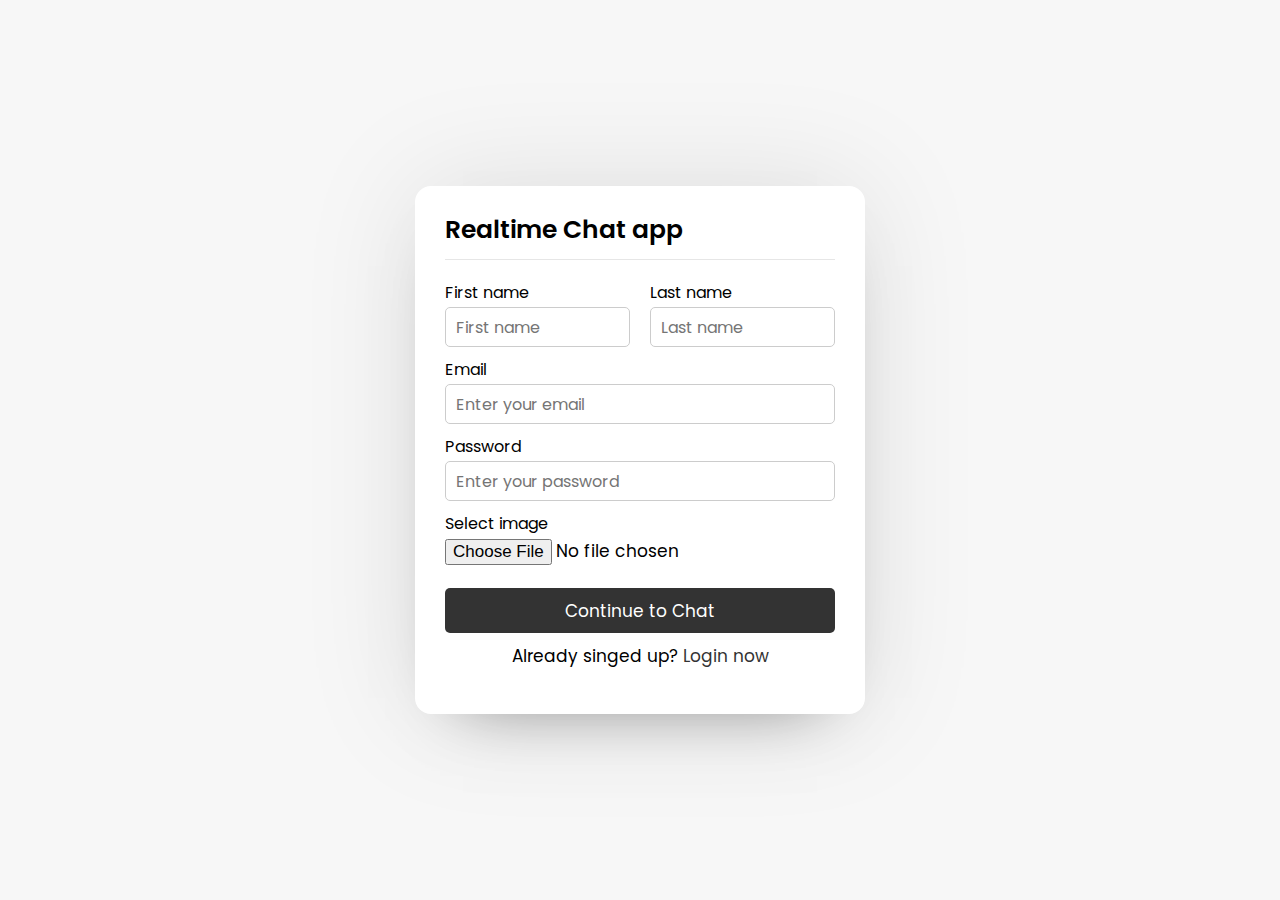
<file: index.html>
<!DOCTYPE html>
<html>

<head>
    <meta charset="UTF-8">
    <meta name="viewport" content="width=device-width, initial-scale=1.0">
    <meta http-equiv="X-UA-Compatible" content="ie=edge">
    <title>ChetApp by Igor</title>
    <link rel="stylesheet" href="style.css">
    <link rel="stylesheet" href="https://cdnjs.cloudflare.com/ajax/libs/font-awesome/5.15.2/css/all.min.css">
</head>

<body>
    <div class="wrapper">
        <section class="form singup">
            <header>
                Realtime Chat app
            </header>
            <form action="#">
                <div class="error-txt">
                    This is an error message!
                </div>
                <div class="name-details">
                    <div class="field input">
                        <label>First name</label>
                        <input type="text" placeholder="First name">
                    </div>
                    <div class="field input">
                        <label>Last name</label>
                        <input type="text" placeholder="Last name">
                    </div>
                </div>
                <div class="field input">
                    <label>Email</label>
                    <input type="text" placeholder="Enter your email">
                </div>
                <div class="field input">
                    <label>Password</label>
                    <input type="text" placeholder="Enter your password">
                </div>
                <div class="field image">
                    <label>Select image</label>
                    <input type="file">
                </div>
                <div class="field button">
                    <input type="submit" value="Continue to Chat">
                </div>
                <div class="link">Already singed up? <a href="#">Login now</a></div>

            </form>
        </section>
    </div>
</body>

</html>
</file>
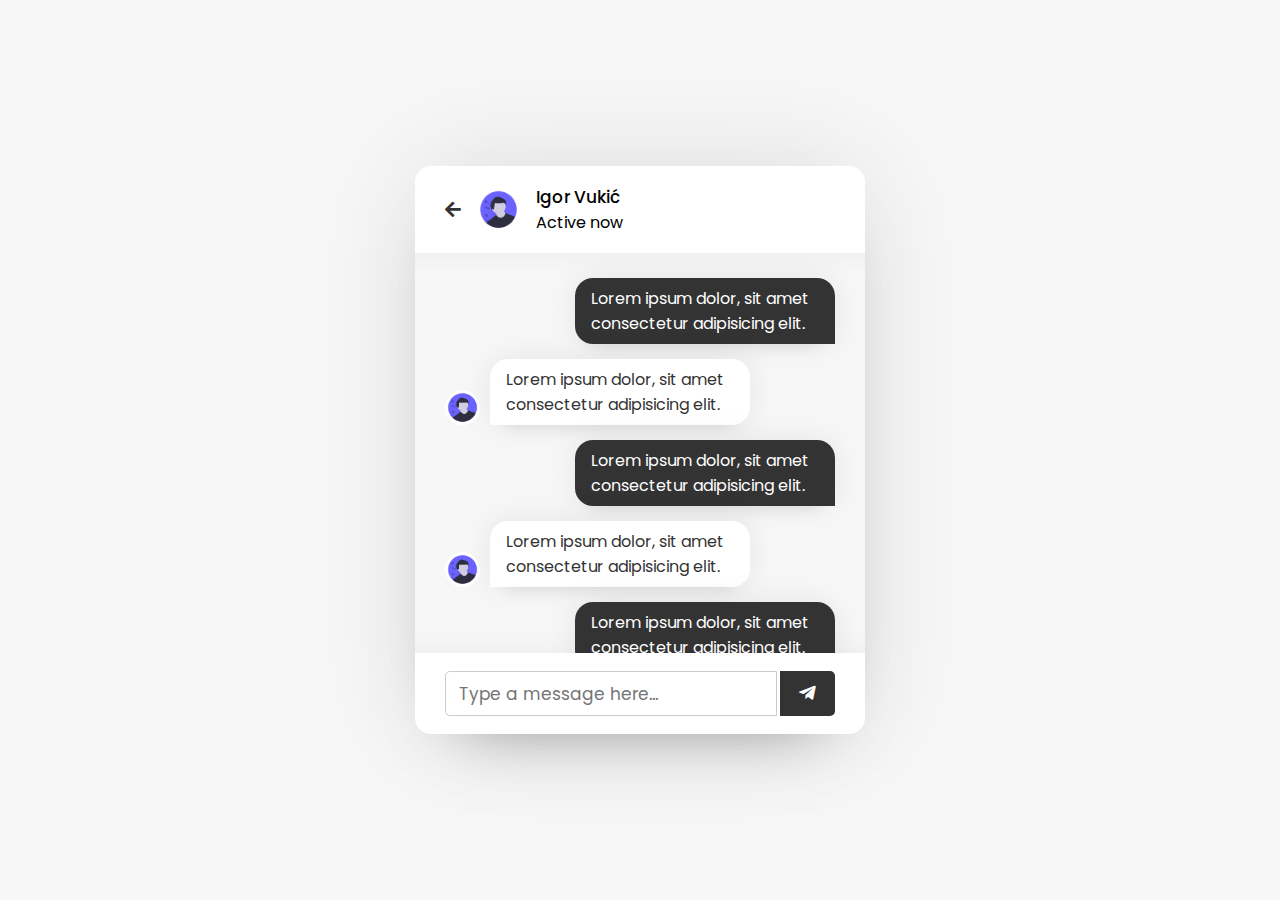
<file: chat.html>
<!DOCTYPE html>
<html>

<head>
    <meta charset="UTF-8">
    <meta name="viewport" content="width=device-width, initial-scale=1.0">
    <meta http-equiv="X-UA-Compatible" content="ie=edge">
    <title>ChetApp by Igor</title>
    <link rel="stylesheet" href="style.css">
    <link rel="stylesheet" href="https://cdnjs.cloudflare.com/ajax/libs/font-awesome/5.15.2/css/all.min.css">
</head>

<body>
    <div class="wrapper">
        <section class="chat-area">
            <header>
                <a href="#" class="back-icon"><i class="fas fa-arrow-left"></i></a>
                <img src="user.png" alt="">
                <div class="details">
                    <span>Igor Vukić</span>
                    <p>Active now</p>
                </div>
            </header>
            <div class="chat-box">
                <div class="chat outgoing">
                    <div class="details">
                        <p>Lorem ipsum dolor, sit amet consectetur adipisicing elit. </p>
                    </div>
                </div>
                <div class="chat incoming">
                    <img src="user.png" alt="">
                    <div class="details">
                        <p>Lorem ipsum dolor, sit amet consectetur adipisicing elit. </p>
                    </div>
                </div>
                <div class="chat outgoing">
                    <div class="details">
                        <p>Lorem ipsum dolor, sit amet consectetur adipisicing elit. </p>
                    </div>
                </div>
                <div class="chat incoming">
                    <img src="user.png" alt="">
                    <div class="details">
                        <p>Lorem ipsum dolor, sit amet consectetur adipisicing elit. </p>
                    </div>
                </div>
                <div class="chat outgoing">
                    <div class="details">
                        <p>Lorem ipsum dolor, sit amet consectetur adipisicing elit. </p>
                    </div>
                </div>
                <div class="chat incoming">
                    <img src="user.png" alt="">
                    <div class="details">
                        <p>Lorem ipsum dolor, sit amet consectetur adipisicing elit. </p>
                    </div>
                </div>
                <div class="chat outgoing">
                    <div class="details">
                        <p>Lorem ipsum dolor, sit amet consectetur adipisicing elit. </p>
                    </div>
                </div>
                <div class="chat incoming">
                    <img src="user.png" alt="">
                    <div class="details">
                        <p>Lorem ipsum dolor, sit amet consectetur adipisicing elit. </p>
                    </div>
                </div>
                <div class="chat outgoing">
                    <div class="details">
                        <p>Lorem ipsum dolor, sit amet consectetur adipisicing elit. </p>
                    </div>
                </div>
                <div class="chat incoming">
                    <img src="user.png" alt="">
                    <div class="details">
                        <p>Lorem ipsum dolor, sit amet consectetur adipisicing elit. </p>
                    </div>
                </div>
            </div>
            <form action="#" class="typing-area">
                <input type="text" placeholder="Type a message here...">
                <button><i class="fab fa-telegram-plane"></i></button>
            </form>
        </section>
    </div>
</body>

</html>
</file>
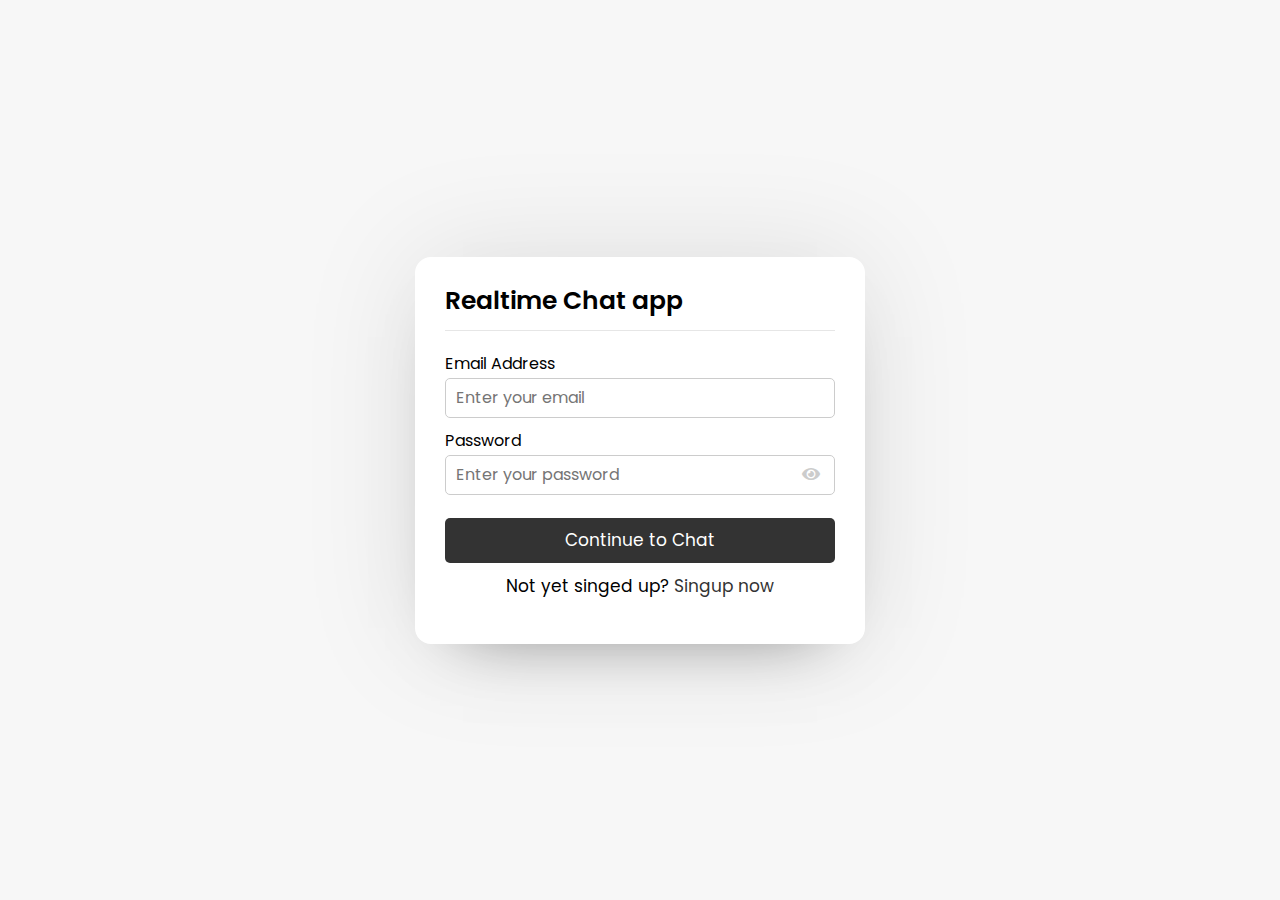
<file: login.html>
<!DOCTYPE html>
<html>

<head>
    <meta charset="UTF-8">
    <meta name="viewport" content="width=device-width, initial-scale=1.0">
    <meta http-equiv="X-UA-Compatible" content="ie=edge">
    <title>ChetApp by Igor</title>
    <link rel="stylesheet" href="style.css">
    <link rel="stylesheet" href="https://cdnjs.cloudflare.com/ajax/libs/font-awesome/5.15.2/css/all.min.css">
</head>

<body>
    <div class="wrapper">
        <section class="form login">
            <header>
                Realtime Chat app
            </header>
            <form action="#">
                <div class="error-txt">
                    This is an error message!
                </div>
                <div class="field input">
                    <label>Email Address</label>
                    <input type="text" placeholder="Enter your email">
                </div>
                <div class="field input">
                    <label>Password</label>
                    <input type="text" placeholder="Enter your password">
                    <i class="fas fa-eye"></i>
                </div>
                <div class="field button">
                    <input type="submit" value="Continue to Chat">
                </div>
                <div class="link">Not yet singed up? <a href="#">Singup now</a></div>

            </form>
        </section>
    </div>
</body>

</html>
</file>
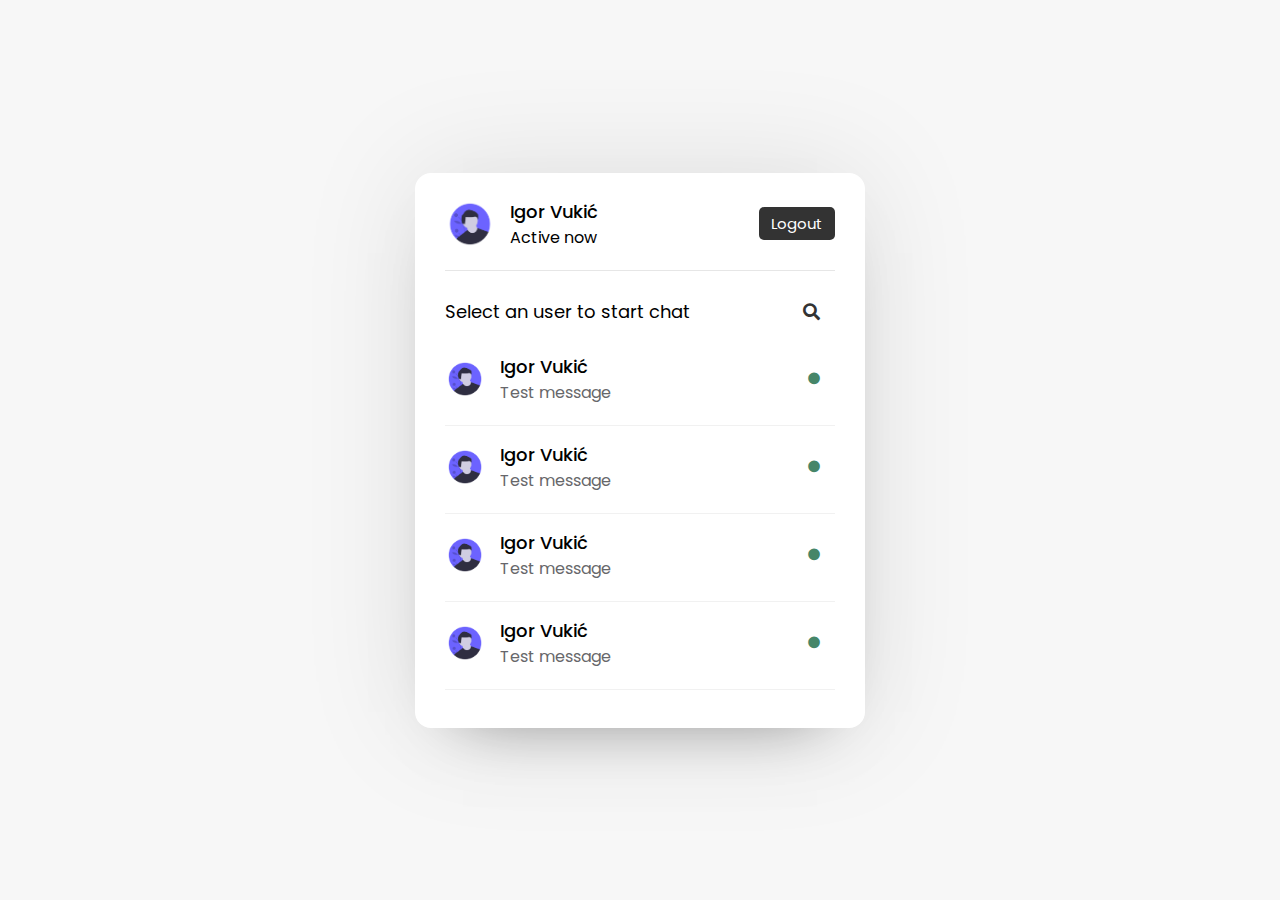
<file: users.html>
<!DOCTYPE html>
<html>

<head>
    <meta charset="UTF-8">
    <meta name="viewport" content="width=device-width, initial-scale=1.0">
    <meta http-equiv="X-UA-Compatible" content="ie=edge">
    <title>ChetApp by Igor</title>
    <link rel="stylesheet" href="style.css">
    <link rel="stylesheet" href="https://cdnjs.cloudflare.com/ajax/libs/font-awesome/5.15.2/css/all.min.css">
</head>

<body>
    <div class="wrapper">
        <section class="users">
            <header>
                <div class="content">
                    <img src="user.png" alt="">
                    <div class="details">
                        <span>Igor Vukić</span>
                        <p>Active now</p>
                    </div>
                </div>
                <a href="#" class="logout">Logout</a>
            </header>
            <div class="search">
                <span class="text">Select an user to start chat</span>
                <input type="text" placeholder="Enter name to search...">
                <button><i class="fas fa-search"></i></button>
            </div>
            <div class="users-list">
                <a href="#">
                    <div class="content">
                        <img src="user.png" alt="">
                        <div class="details">
                            <span>Igor Vukić</span>
                            <p>Test message</p>
                        </div>
                    </div>
                    <div class="status-dot"><i class="fas fa-circle"></i></div>
                </a>
                <a href="#">
                    <div class="content">
                        <img src="user.png" alt="">
                        <div class="details">
                            <span>Igor Vukić</span>
                            <p>Test message</p>
                        </div>
                    </div>
                    <div class="status-dot"><i class="fas fa-circle"></i></div>
                </a>
                <a href="#">
                    <div class="content">
                        <img src="user.png" alt="">
                        <div class="details">
                            <span>Igor Vukić</span>
                            <p>Test message</p>
                        </div>
                    </div>
                    <div class="status-dot"><i class="fas fa-circle"></i></div>
                </a>
                <a href="#">
                    <div class="content">
                        <img src="user.png" alt="">
                        <div class="details">
                            <span>Igor Vukić</span>
                            <p>Test message</p>
                        </div>
                    </div>
                    <div class="status-dot"><i class="fas fa-circle"></i></div>
                </a>
                <a href="#">
                    <div class="content">
                        <img src="user.png" alt="">
                        <div class="details">
                            <span>Igor Vukić</span>
                            <p>Test message</p>
                        </div>
                    </div>
                    <div class="status-dot"><i class="fas fa-circle"></i></div>
                </a>
                <a href="#">
                    <div class="content">
                        <img src="user.png" alt="">
                        <div class="details">
                            <span>Igor Vukić</span>
                            <p>Test message</p>
                        </div>
                    </div>
                    <div class="status-dot"><i class="fas fa-circle"></i></div>
                </a>
                <a href="#">
                    <div class="content">
                        <img src="user.png" alt="">
                        <div class="details">
                            <span>Igor Vukić</span>
                            <p>Test message</p>
                        </div>
                    </div>
                    <div class="status-dot"><i class="fas fa-circle"></i></div>
                </a>
            </div>
        </section>
    </div>
</body>

</html>
</file>
<file: style.css>
@import url('https://fonts.googleapis.com/css2?family=Poppins:wght@200&display=swap');
* {
    margin: 0;
    padding: 0;
    box-sizing: border-box;
    text-decoration: none;
    font-family: 'Poppins', sans-serif;
}

body {
    display: flex;
    align-items: center;
    justify-content: center;
    min-height: 100vh;
    background: #f7f7f7;
}

.wrapper {
    background: #fff;
    width: 450px;
    border-radius: 16px;
    box-shadow: 0 0 120px 0 rgba(0, 0, 0, 0.1), 0 32px 64px -48px rgba(0, 0, 0, 0.5);
}

.form {
    padding: 25px 30px;
}

.form header {
    font-size: 25px;
    font-weight: 600;
    padding-bottom: 10px;
    border-bottom: 1px solid #e6e6e6;
}

.form form {
    margin: 20px 0;
}

.form form .error-txt {
    color: #721c24;
    background: #f8d7da;
    padding: 8px 10px;
    text-align: center;
    border-radius: 5px;
    margin-bottom: 10px;
    border: 1px solid #f5c6cb;
    display: none;
}

.form form .name-details {
    display: flex;
}

form .name-details .field:first-child {
    margin-right: 10px;
}

form .name-details .field:last-child {
    margin-left: 10px;
}

.form form .field {
    display: flex;
    position: relative;
    flex-direction: column;
    margin-bottom: 10px;
}

.form form .field label {
    margin-bottom: 2px;
}

.form form .field input {
    outline: none;
}

.form form .input input {
    height: 40px;
    width: 100%;
    font-size: 16px;
    padding: 0 10px;
    border: 1px solid #ccc;
    border-radius: 5px;
}

.form form .image input {
    font-size: 17px;
}

.form form .button input {
    margin-top: 13px;
    height: 45px;
    border: none;
    font-size: 17px;
    font-weight: 400;
    background: #333;
    color: #fff;
    border-radius: 5px;
    cursor: pointer;
}

.form form .field i {
    position: absolute;
    right: 15px;
    color: #ccc;
    top: 70%;
    transform: translateY(-50%);
    cursor: pointer;
}

.form form .field i.active::before {
    color: #333;
    content: "\f070";
}

.form .link {
    text-align: center;
    margin: 10px 0;
    font-size: 17px;
}

.form .link a {
    color: #333;
}

.form .link a:hover {
    text-decoration: underline;
}


/* Users area css code */

.users {
    padding: 25px 30px;
}

.users header,
.users-list a {
    display: flex;
    align-items: center;
    padding-bottom: 20px;
    justify-content: space-between;
    border-bottom: 1px solid #e6e6e6;
}

.wrapper img {
    object-fit: cover;
    border-radius: 50%;
}

:is(.users,
.users-list) .content {
    display: flex;
    align-items: center;
}

.users header .content img {
    height: 50px;
    width: 50px;
}

:is(.users,
.users-list) .details {
    color: #000;
    margin-left: 15px;
}

:is(.users,
.users-list) .details span {
    font-size: 18px;
    font-weight: 500;
}

.users header .logout {
    color: #fff;
    font-size: 15px;
    padding: 5px 12px;
    background: #333;
    border-radius: 5px;
}

.users .search {
    margin: 20px 0;
    display: flex;
    position: relative;
    align-items: center;
    justify-content: space-between;
}

.users .search .text {
    font-size: 18px;
}

.users .search input {
    position: absolute;
    height: 42px;
    width: calc(100% - 50px);
    border: 1px solid #ccc;
    padding: 0 13px;
    font-size: 16px;
    border-radius: 5px 0 0 5px;
    outline: none;
    opacity: 0;
    pointer-events: none;
    transition: all 0.3s ease;
}

.users .search input.active {
    opacity: 1;
    pointer-events: auto;
}

.users .search button {
    width: 47px;
    height: 42px;
    border: none;
    outline: none;
    color: #333;
    background: #fff;
    cursor: pointer;
    font-size: 17px;
    border-radius: 0 5px 5px 0;
    transition: all 0.3s ease;
}

.users .search button.active {
    color: #fff;
    background: #333;
}

.users .search button.active i::before {
    content: "\f00d";
}

.users-list {
    max-height: 350px;
    overflow-y: auto;
}

:is(.users-list,
.chat-box)::-webkit-scrollbar {
    width: 0px;
}

.users-list a {
    margin-bottom: 15px;
    page-break-after: 10px;
    padding-right: 15px;
    border-bottom-color: #f1f1f1;
}

.users-list a:last-child {
    border: none;
    border-bottom: 0px;
}

.users-list a .content img {
    height: 40px;
    width: 40px;
}

.users-list a .content p {
    color: #67676a;
}

.users-list a .status-dot {
    font-size: 12px;
    color: #468669;
}


/* use this class name to show offline user */

.users-list a .status-dot.offline {
    color: #ccc;
}


/* Chat area */

.chat-area header {
    display: flex;
    align-items: center;
    padding: 18px 30px;
}

.chat-area header .back-icon {
    font-size: 18px;
    color: #333;
}

.chat-area header img {
    height: 45px;
    width: 45px;
    margin: 0 15px;
}

.chat-area header span {
    font-size: 17px;
    font-weight: 500;
}

.chat-box {
    overflow-y: auto;
    height: 400px;
    background: #f7f7f7;
    padding: 10px 30px 20px 30px;
    box-shadow: inset 0 32px 32px -32px rgb(0 0 0 / 5%), inset 0 -32px 32px -32px rgb(0 0 0 / 5%);
}

.chat-box .chat {
    margin: 15px 0;
}

.chat-box .chat p {
    word-wrap: break-word;
    padding: 8px 16px;
    box-shadow: 0 0 32px rgb(0 0 0 / 8%), 0 16px 16px -16px rgb(0 0 0 / 10%);
}

.chat-box .outgoing {
    display: flex;
}

.outgoing .details {
    margin-left: auto;
    max-width: calc(100% - 130px);
}

.outgoing .details p {
    background: #333;
    color: #fff;
    border-radius: 18px 18px 0 18px;
}

.chat-box .incoming {
    display: flex;
    align-items: flex-end;
}

.chat-box .incoming img {
    height: 35px;
    width: 35px;
}

.incoming .details {
    margin-left: 10px;
    margin-right: auto;
    max-width: calc(100% - 130px);
}

.incoming .details p {
    color: #333;
    background: #fff;
    border-radius: 18px 18px 18px 0;
}

.chat-area .typing-area {
    padding: 18px 30px;
    display: flex;
    justify-content: space-between;
}

.typing-area input {
    height: 45px;
    width: calc(100% - 58px);
    font-size: 17px;
    border: 1px solid #ccc;
    padding: 0 13px;
    border-radius: 5px;
    outline: none;
    border-radius: 5px 0 0 5px;
}

.typing-area button {
    width: 55px;
    border: none;
    outline: none;
    background: #333;
    color: #fff;
    font-size: 19px;
    cursor: pointer;
    border-radius: 0 5px 5px 0;
}
</file>
